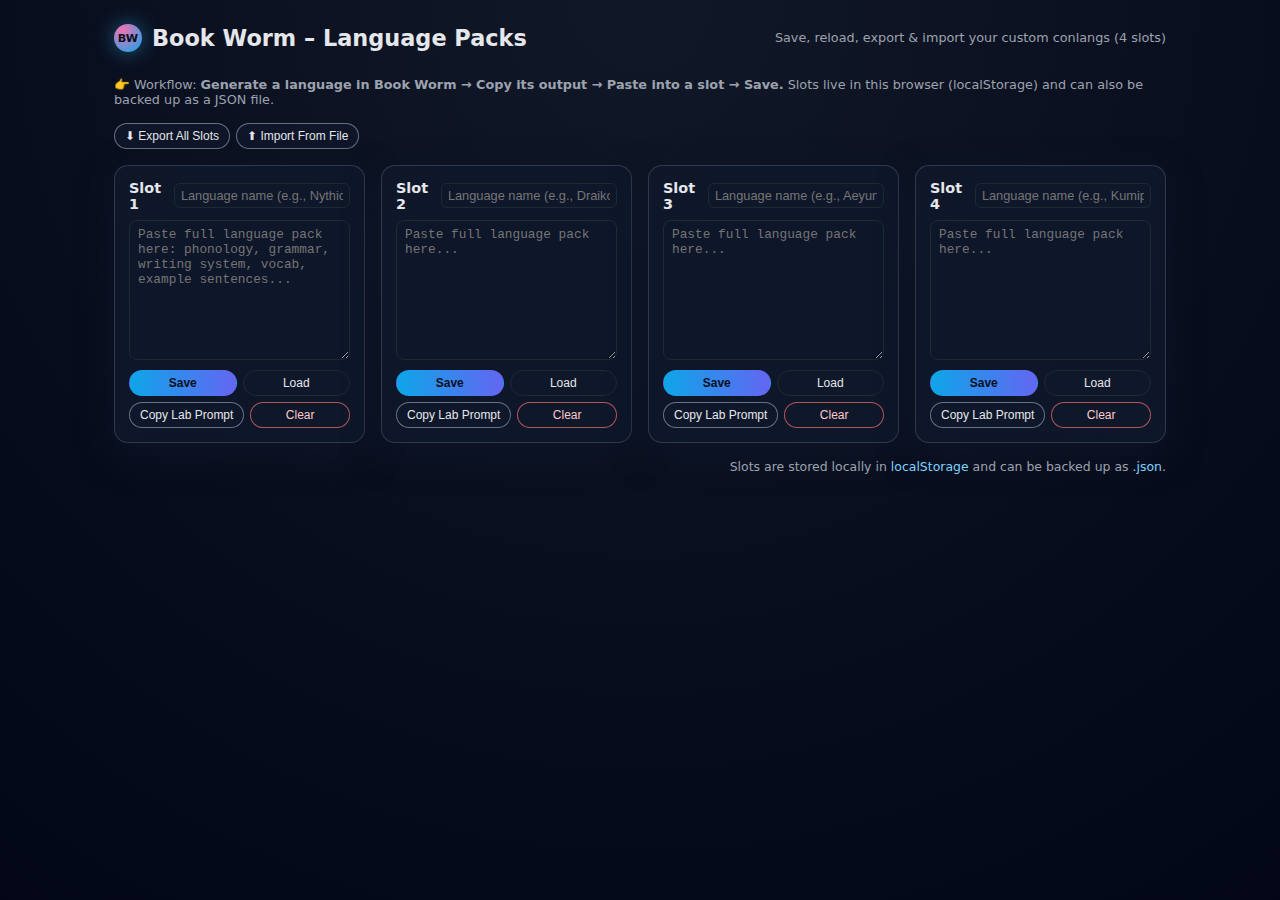
<file: static/language_packs.html>
<!DOCTYPE html>
<html lang="en">
<head>
  <meta charset="UTF-8" />
  <title>Book Worm – Language Packs</title>
  <meta name="viewport" content="width=device-width, initial-scale=1.0" />
  <style>
    :root {
      --bg: #05070b;
      --bg-elevated: #0d1018;
      --accent: #7dd3fc;
      --accent-soft: rgba(125, 211, 252, 0.15);
      --text: #e5e7eb;
      --muted: #9ca3af;
      --border: #1f2933;
    }

    * {
      box-sizing: border-box;
    }

    body {
      margin: 0;
      padding: 0;
      font-family: system-ui, -apple-system, BlinkMacSystemFont, "Segoe UI",
        sans-serif;
      background: radial-gradient(circle at top, #111827, #020617);
      color: var(--text);
      min-height: 100vh;
      display: flex;
      justify-content: center;
      align-items: flex-start;
    }

    .shell {
      width: 100%;
      max-width: 1100px;
      padding: 24px;
    }

    .header {
      display: flex;
      justify-content: space-between;
      align-items: baseline;
      margin-bottom: 12px;
      gap: 8px;
      flex-wrap: wrap;
    }

    .header-title {
      font-size: 1.4rem;
      font-weight: 600;
      display: flex;
      align-items: center;
      gap: 10px;
    }

    .header-title span.logo-circle {
      width: 28px;
      height: 28px;
      border-radius: 999px;
      background: radial-gradient(circle at 30% 20%, #f472b6, #0ea5e9);
      display: inline-flex;
      align-items: center;
      justify-content: center;
      font-size: 0.7rem;
      font-weight: 700;
      color: #0b1020;
      box-shadow: 0 0 20px rgba(56, 189, 248, 0.45);
    }

    .header-sub {
      font-size: 0.8rem;
      color: var(--muted);
    }

    .global-actions {
      margin: 10px 0 16px 0;
      display: flex;
      flex-wrap: wrap;
      gap: 8px;
      align-items: center;
      justify-content: space-between;
    }

    .hint {
      font-size: 0.8rem;
      color: var(--muted);
      margin-bottom: 8px;
    }

    .slots-grid {
      display: grid;
      grid-template-columns: repeat(auto-fit, minmax(230px, 1fr));
      gap: 16px;
    }

    .slot-card {
      background: linear-gradient(
        145deg,
        rgba(15, 23, 42, 0.98),
        rgba(15, 23, 42, 0.92)
      );
      border-radius: 14px;
      border: 1px solid rgba(148, 163, 184, 0.25);
      padding: 14px;
      display: flex;
      flex-direction: column;
      gap: 8px;
      box-shadow: 0 12px 35px rgba(15, 23, 42, 0.7);
    }

    .slot-header {
      display: flex;
      justify-content: space-between;
      align-items: center;
      gap: 8px;
    }

    .slot-title {
      font-size: 0.9rem;
      font-weight: 600;
    }

    .slot-name-input {
      width: 100%;
      font-size: 0.8rem;
      padding: 4px 6px;
      border-radius: 6px;
      border: 1px solid var(--border);
      background: rgba(15, 23, 42, 0.9);
      color: var(--text);
    }

    .slot-name-input:focus {
      outline: none;
      border-color: var(--accent);
      box-shadow: 0 0 0 1px rgba(125, 211, 252, 0.5);
    }

    .slot-textarea {
      width: 100%;
      min-height: 140px;
      max-height: 220px;
      resize: vertical;
      font-size: 0.8rem;
      padding: 6px 8px;
      border-radius: 8px;
      border: 1px solid var(--border);
      background: rgba(15, 23, 42, 0.96);
      color: var(--text);
      font-family: ui-monospace, SFMono-Regular, Menlo, Monaco, Consolas,
        "Liberation Mono", "Courier New", monospace;
    }

    .slot-textarea:focus {
      outline: none;
      border-color: var(--accent);
      box-shadow: 0 0 0 1px rgba(125, 211, 252, 0.5);
    }

    .slot-buttons {
      display: flex;
      flex-wrap: wrap;
      justify-content: space-between;
      gap: 6px;
      margin-top: 2px;
    }

    .btn {
      flex: 1;
      cursor: pointer;
      border-radius: 999px;
      padding: 5px 10px;
      font-size: 0.75rem;
      border: 1px solid var(--border);
      background: rgba(15, 23, 42, 0.9);
      color: var(--text);
      display: inline-flex;
      align-items: center;
      justify-content: center;
      gap: 4px;
      transition: background 0.15s, border-color 0.15s, transform 0.05s;
      text-align: center;
      white-space: nowrap;
    }

    .btn-primary {
      background: linear-gradient(to right, #0ea5e9, #6366f1);
      border-color: transparent;
      color: #0b1020;
      font-weight: 600;
    }

    .btn-outline {
      border-color: rgba(148, 163, 184, 0.65);
    }

    .btn-danger {
      border-color: rgba(248, 113, 113, 0.7);
      color: #fecaca;
    }

    .btn:hover {
      transform: translateY(-1px);
      background: rgba(31, 41, 55, 0.95);
    }

    .btn-primary:hover {
      background: linear-gradient(to right, #38bdf8, #818cf8);
    }

    .btn-danger:hover {
      background: rgba(127, 29, 29, 0.95);
    }

    .footer-note {
      margin-top: 16px;
      font-size: 0.78rem;
      color: var(--muted);
      text-align: right;
    }

    .footer-note span {
      color: var(--accent);
    }

    .file-input-hidden {
      display: none;
    }

    @media (max-width: 640px) {
      .shell {
        padding: 16px;
      }
    }
  </style>
</head>
<body>
  <div class="shell">
    <header class="header">
      <div class="header-title">
        <span class="logo-circle">BW</span>
        Book Worm – Language Packs
      </div>
      <div class="header-sub">
        Save, reload, export & import your custom conlangs (4 slots)
      </div>
    </header>

    <div class="global-actions">
      <p class="hint">
        👉 Workflow:
        <strong>Generate a language in Book Worm → Copy its output → Paste into a
          slot → Save.</strong>
        Slots live in this browser (localStorage) and can also be backed up as a JSON
        file.
      </p>
      <div style="display:flex; flex-wrap: wrap; gap:6px;">
        <button id="exportAllBtn" class="btn btn-outline">
          ⬇ Export All Slots
        </button>
        <button id="importAllBtn" class="btn btn-outline">
          ⬆ Import From File
        </button>
        <input type="file" id="importFileInput" class="file-input-hidden" accept=".json" />
      </div>
    </div>

    <div class="slots-grid">
      <!-- Slot 1 -->
      <div class="slot-card" data-slot="1">
        <div class="slot-header">
          <div class="slot-title">Slot 1</div>
          <input
            class="slot-name-input"
            placeholder="Language name (e.g., Nythic Prime)"
          />
        </div>
        <textarea
          class="slot-textarea"
          placeholder="Paste full language pack here: phonology, grammar, writing system, vocab, example sentences..."
        ></textarea>
        <div class="slot-buttons">
          <button class="btn btn-primary slot-save">Save</button>
          <button class="btn slot-load">Load</button>
          <button class="btn btn-outline slot-copy">Copy Lab Prompt</button>
          <button class="btn btn-danger slot-clear">Clear</button>
        </div>
      </div>

      <!-- Slot 2 -->
      <div class="slot-card" data-slot="2">
        <div class="slot-header">
          <div class="slot-title">Slot 2</div>
          <input
            class="slot-name-input"
            placeholder="Language name (e.g., Draikonic High)"
          />
        </div>
        <textarea
          class="slot-textarea"
          placeholder="Paste full language pack here..."
        ></textarea>
        <div class="slot-buttons">
          <button class="btn btn-primary slot-save">Save</button>
          <button class="btn slot-load">Load</button>
          <button class="btn btn-outline slot-copy">Copy Lab Prompt</button>
          <button class="btn btn-danger slot-clear">Clear</button>
        </div>
      </div>

      <!-- Slot 3 -->
      <div class="slot-card" data-slot="3">
        <div class="slot-header">
          <div class="slot-title">Slot 3</div>
          <input
            class="slot-name-input"
            placeholder="Language name (e.g., Aeyunic Songtongue)"
          />
        </div>
        <textarea
          class="slot-textarea"
          placeholder="Paste full language pack here..."
        ></textarea>
        <div class="slot-buttons">
          <button class="btn btn-primary slot-save">Save</button>
          <button class="btn slot-load">Load</button>
          <button class="btn btn-outline slot-copy">Copy Lab Prompt</button>
          <button class="btn btn-danger slot-clear">Clear</button>
        </div>
      </div>

      <!-- Slot 4 -->
      <div class="slot-card" data-slot="4">
        <div class="slot-header">
          <div class="slot-title">Slot 4</div>
          <input
            class="slot-name-input"
            placeholder="Language name (e.g., Kumipai Sky-Speech)"
          />
        </div>
        <textarea
          class="slot-textarea"
          placeholder="Paste full language pack here..."
        ></textarea>
        <div class="slot-buttons">
          <button class="btn btn-primary slot-save">Save</button>
          <button class="btn slot-load">Load</button>
          <button class="btn btn-outline slot-copy">Copy Lab Prompt</button>
          <button class="btn btn-danger slot-clear">Clear</button>
        </div>
      </div>
    </div>

    <div class="footer-note">
      Slots are stored locally in <span>localStorage</span> and can be backed up as
      <span>.json</span>.
    </div>
  </div>

  <script>
    const STORAGE_KEY_PREFIX = "bookworm_language_slot_";

    function storageKey(slot) {
      return STORAGE_KEY_PREFIX + slot;
    }

    function loadAllSlotsIntoUI() {
      const cards = document.querySelectorAll(".slot-card");
      cards.forEach((card) => {
        const slot = card.dataset.slot;
        const nameInput = card.querySelector(".slot-name-input");
        const textarea = card.querySelector(".slot-textarea");

        try {
          const raw = localStorage.getItem(storageKey(slot));
          if (!raw) return;
          const parsed = JSON.parse(raw);
          nameInput.value = parsed.name || "";
          textarea.value = parsed.body || "";
        } catch (e) {
          console.warn("Failed to parse language slot", slot, e);
        }
      });
    }

    function saveSlot(card) {
      const slot = card.dataset.slot;
      const nameInput = card.querySelector(".slot-name-input");
      const textarea = card.querySelector(".slot-textarea");

      const payload = {
        name: nameInput.value.trim() || `Language Slot ${slot}`,
        body: textarea.value,
        updated_at: new Date().toISOString(),
      };

      localStorage.setItem(storageKey(slot), JSON.stringify(payload));

      card.style.boxShadow = "0 0 0 1px rgba(56, 189, 248, 0.8)";
      setTimeout(() => {
        card.style.boxShadow = "0 12px 35px rgba(15, 23, 42, 0.7)";
      }, 300);
    }

    function loadSlot(card) {
      const slot = card.dataset.slot;
      const nameInput = card.querySelector(".slot-name-input");
      const textarea = card.querySelector(".slot-textarea");

      const raw = localStorage.getItem(storageKey(slot));
      if (!raw) return;

      try {
        const parsed = JSON.parse(raw);
        nameInput.value = parsed.name || "";
        textarea.value = parsed.body || "";
      } catch (e) {
        console.warn("Failed to load language slot", slot, e);
      }
    }

    function clearSlot(card) {
      const slot = card.dataset.slot;
      localStorage.removeItem(storageKey(slot));

      const nameInput = card.querySelector(".slot-name-input");
      const textarea = card.querySelector(".slot-textarea");
      nameInput.value = "";
      textarea.value = "";

      card.style.opacity = "0.4";
      setTimeout(() => {
        card.style.opacity = "1";
      }, 200);
    }

    async function copySlotForLab(card) {
      const slot = card.dataset.slot;
      const nameInput = card.querySelector(".slot-name-input");
      const textarea = card.querySelector(".slot-textarea");

      const name = nameInput.value.trim() || `Language Slot ${slot}`;
      const body = textarea.value.trim();

      if (!body) {
        alert("This slot is empty. Paste or load a language pack first.");
        return;
      }

      const prompt = `[MODE: LANGUAGE_LAB]\n\nYou are Book Worm's Language Lab.\nThe following is a saved language pack called "${name}".\nUse it as LOCKED CANON for this language.\n\n--- LANGUAGE PACK START ---\n${body}\n--- LANGUAGE PACK END ---\n\nWhen I paste this into you, you should expand, refine, or build new phrases and scripts that stay consistent with this pack.`;

      try {
        await navigator.clipboard.writeText(prompt);
        alert("Copied a ready-to-use Language Lab prompt to clipboard. Paste it into Book Worm's chat.");
      } catch (e) {
        // fallback: select text in textarea instead
        textarea.focus();
        textarea.select();
        alert("Clipboard access blocked. The slot text is selected — copy it manually (Ctrl+C) and paste into Book Worm.");
      }
    }

    function exportAllSlots() {
      const payload = {};
      for (let slot = 1; slot <= 4; slot++) {
        const raw = localStorage.getItem(storageKey(slot));
        if (raw) {
          try {
            payload[slot] = JSON.parse(raw);
          } catch (e) {
            console.warn("Failed to parse slot for export", slot, e);
          }
        }
      }

      const blob = new Blob([JSON.stringify(payload, null, 2)], {
        type: "application/json",
      });
      const url = URL.createObjectURL(blob);
      const a = document.createElement("a");
      a.href = url;
      const timestamp = new Date().toISOString().replace(/[:.]/g, "-");
      a.download = `bookworm_language_packs_${timestamp}.json`;
      document.body.appendChild(a);
      a.click();
      document.body.removeChild(a);
      URL.revokeObjectURL(url);
    }

    function importAllSlots(file) {
      const reader = new FileReader();
      reader.onload = (event) => {
        try {
          const text = event.target.result;
          const data = JSON.parse(text);

          for (let slot = 1; slot <= 4; slot++) {
            const key = String(slot);
            if (data[key]) {
              localStorage.setItem(storageKey(slot), JSON.stringify(data[key]));
            }
          }

          loadAllSlotsIntoUI();
          alert("Language packs imported successfully.");
        } catch (e) {
          console.error("Failed to import language packs", e);
          alert("Failed to import file. Make sure it is a valid JSON exported from this page.");
        }
      };
      reader.readAsText(file);
    }

    function setupHandlers() {
      const cards = document.querySelectorAll(".slot-card");
      cards.forEach((card) => {
        const saveBtn = card.querySelector(".slot-save");
        const loadBtn = card.querySelector(".slot-load");
        const clearBtn = card.querySelector(".slot-clear");
        const copyBtn = card.querySelector(".slot-copy");

        saveBtn.addEventListener("click", () => saveSlot(card));
        loadBtn.addEventListener("click", () => loadSlot(card));
        clearBtn.addEventListener("click", () => clearSlot(card));
        copyBtn.addEventListener("click", () => copySlotForLab(card));
      });

      const exportBtn = document.getElementById("exportAllBtn");
      const importBtn = document.getElementById("importAllBtn");
      const importInput = document.getElementById("importFileInput");

      exportBtn.addEventListener("click", exportAllSlots);
      importBtn.addEventListener("click", () => importInput.click());
      importInput.addEventListener("change", (e) => {
        const file = e.target.files && e.target.files[0];
        if (!file) return;
        importAllSlots(file);
        // reset input so same file can be chosen again later if needed
        importInput.value = "";
      });
    }

    document.addEventListener("DOMContentLoaded", () => {
      loadAllSlotsIntoUI();
      setupHandlers();
    });
  </script>
</body>
</html>
</file>
